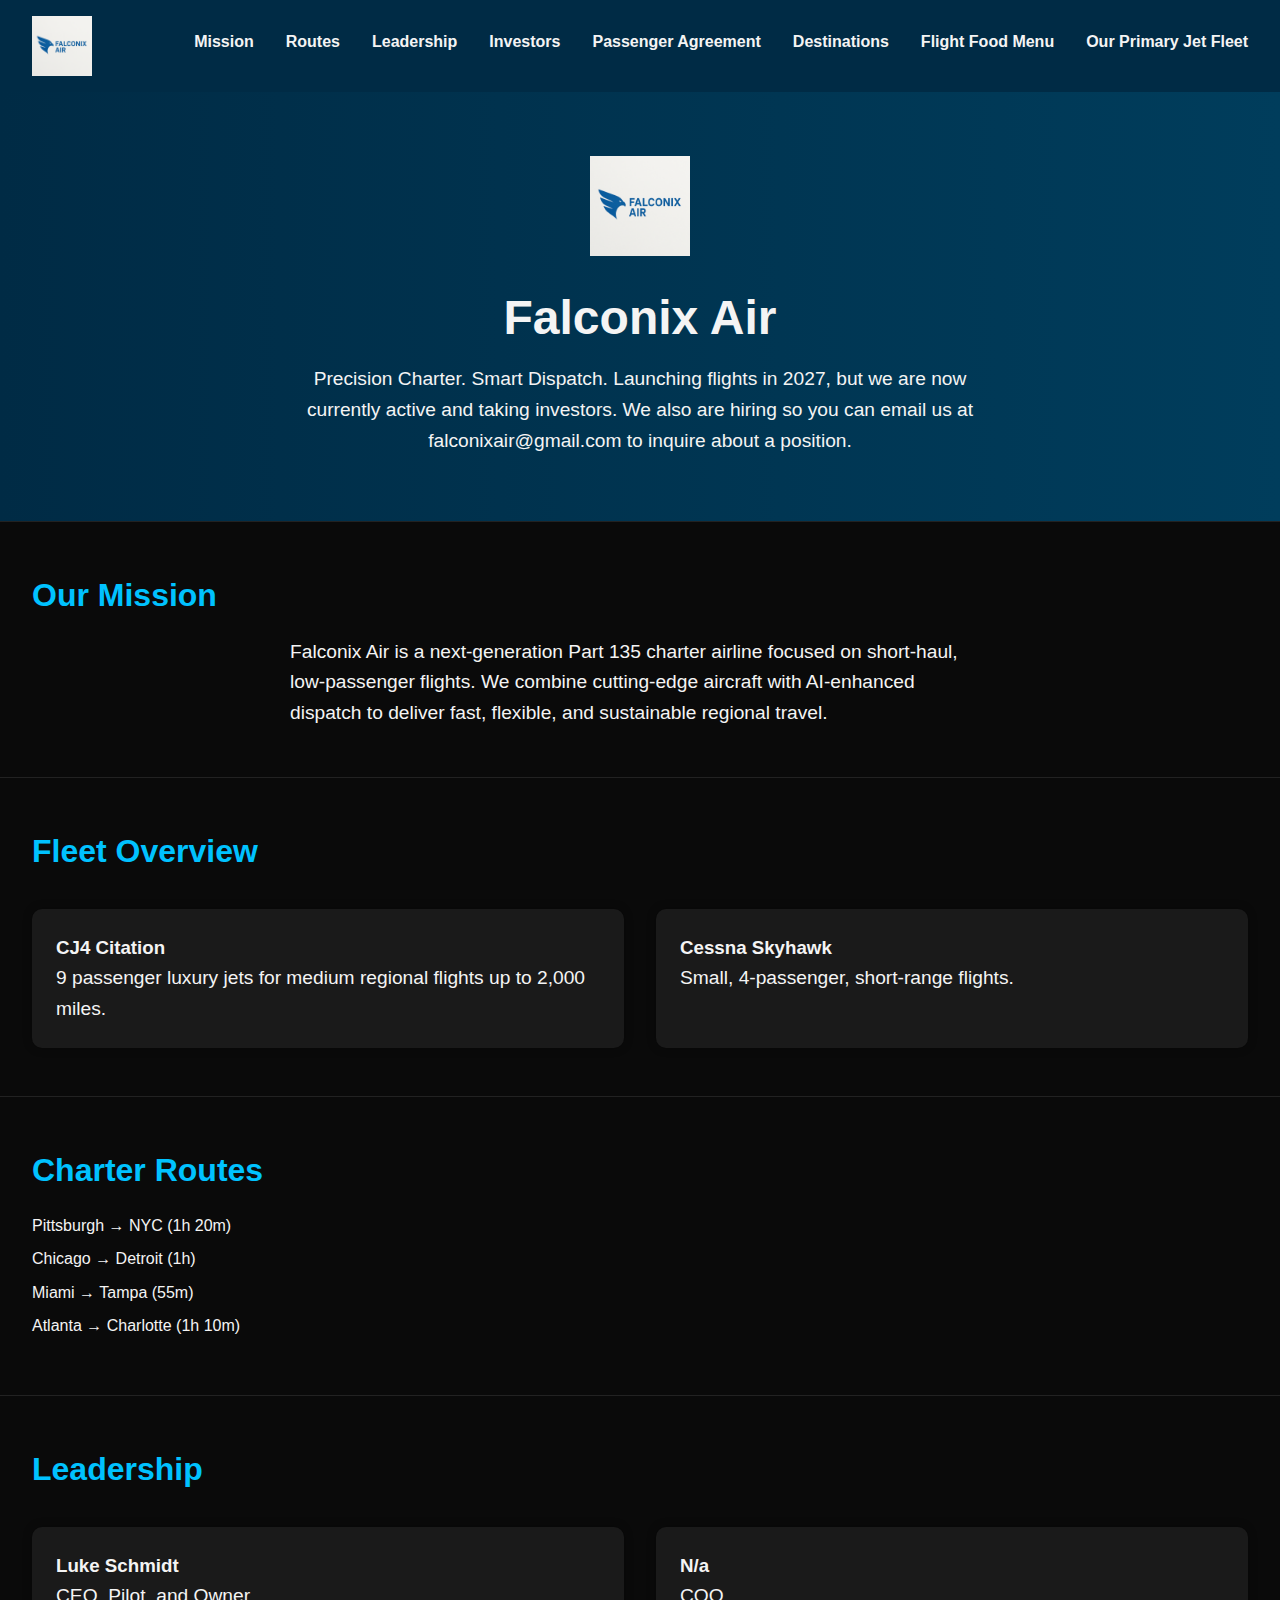
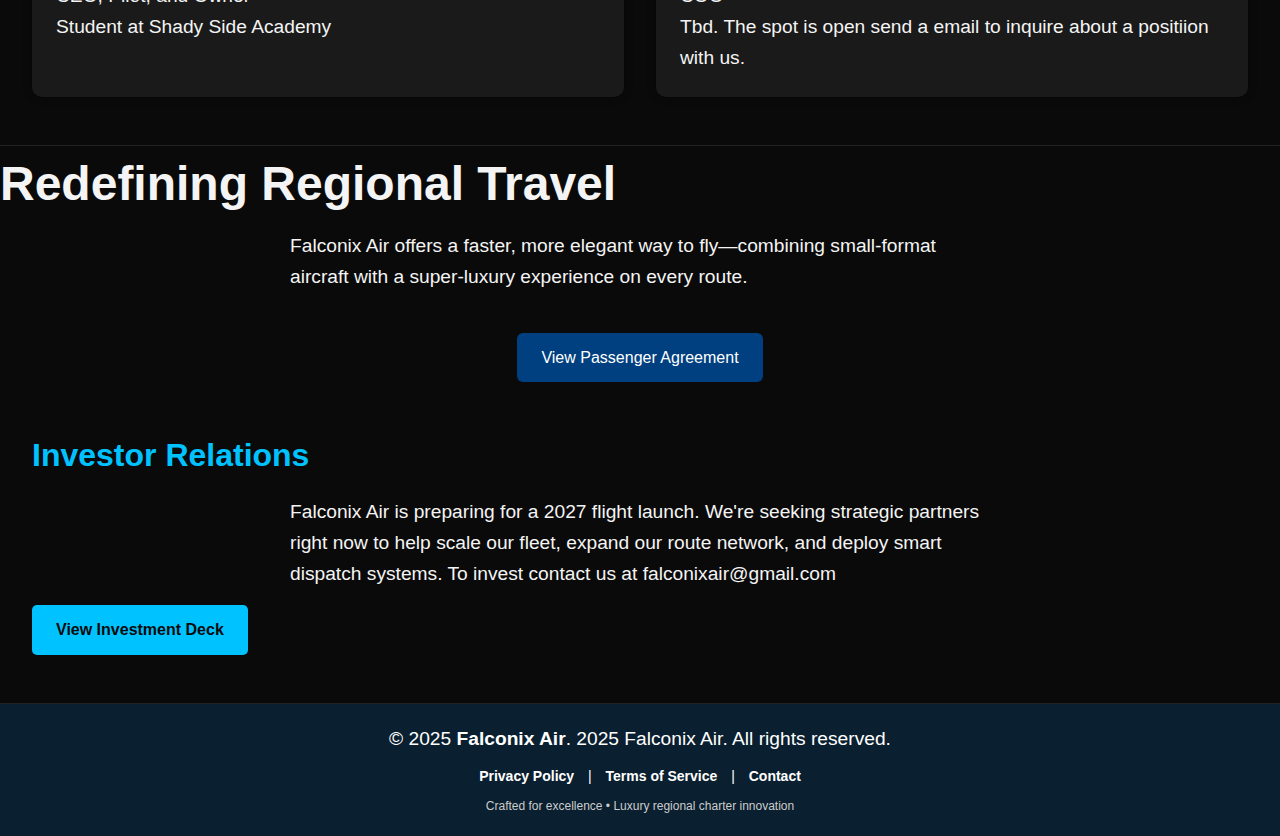
<file: index.html>
<!DOCTYPE html>
<html lang="en">
<head>
  <meta charset="UTF-8" />
  <meta name="viewport" content="width=device-width, initial-scale=1.0" />
  <title>Falconix Air | Charter Redefined</title>
  <style>
    :root {
      --primary: #002b45;
      --accent: #00c2ff;
      --text: #f4f4f4;
      --bg: #0a0a0a;
      --card: #1a1a1a;
      --font: 'Segoe UI', sans-serif;
    }

    * {
      margin: 0;
      padding: 0;
      box-sizing: border-box;
    }
    
    body {
      font-family: var(--font);
      background-color: var(--bg);
      color: var(--text);
      line-height: 1.6;
    }

    header {
      display: flex;
      justify-content: space-between;
      align-items: center;
      padding: 1rem 2rem;
      background-color: var(--primary);
      box-shadow: 0 2px 10px rgba(0,0,0,0.5);
    }

    .logo {
      height: 60px;
    }

    nav ul {
      display: flex;
      gap: 2rem;
      list-style: none;
    }

    nav a {
      color: var(--text);
      text-decoration: none;
      font-weight: bold;
      transition: color 0.3s ease;
    }

    nav a:hover {
      color: var(--accent);
    }

    #hero {
      background: linear-gradient(to right, #002b45, #003d5c);
      padding: 4rem 2rem;
      text-align: center;
    }

    .hero-logo {
      height: 100px;
      margin-bottom: 1rem;
    }

    h1 {
      font-size: 3rem;
      margin-bottom: 0.5rem;
    }

    p {
      font-size: 1.2rem;
      max-width: 700px;
      margin: 0 auto;
    }

    section {
      padding: 3rem 2rem;
      border-bottom: 1px solid #222;
    }

    h2 {
      font-size: 2rem;
      margin-bottom: 1rem;
      color: var(--accent);
    }

    .fleet-grid, .team-grid {
      display: grid;
      grid-template-columns: repeat(auto-fit, minmax(250px, 1fr));
      gap: 2rem;
      margin-top: 2rem;
    }

    .plane-card, .team-card {
      background-color: var(--card);
      padding: 1.5rem;
      border-radius: 10px;
      box-shadow: 0 0 10px rgba(0,0,0,0.3);
      transition: transform 0.3s ease;
    }

    .plane-card:hover, .team-card:hover {
      transform: translateY(-5px);
    }

    ul {
      list-style: none;
      padding-left: 0;
    }

    ul li {
      margin-bottom: 0.5rem;
    }

    .cta-button {
      display: inline-block;
      margin-top: 1rem;
      padding: 0.75rem 1.5rem;
      background-color: var(--accent);
      color: var(--bg);
      font-weight: bold;
      border-radius: 5px;
      text-decoration: none;
      transition: background-color 0.3s ease;
    }

    .cta-button:hover {
      background-color: #00e0ff;
    }

    footer {
      text-align: center;
      padding: 2rem;
      background-color: var(--primary);
      font-size: 0.9rem;
    }

    @media (max-width: 600px) {
      h1 {
        font-size: 2rem;
      }

      nav ul {
        flex-direction: column;
        gap: 1rem;
      }
    }
  </style>
</head>
<body>
  <header role="banner">
    <img src="falconix.png" alt="Falconix Air Logo" class="logo" />
    <nav role="navigation">
      <ul>
        <li><a href="#mission">Mission</a></li>
        <li><a href="#routes">Routes</a></li>
        <li><a href="#leadership">Leadership</a></li>
        <li><a href="#investors">Investors</a></li>
        <li><a href="passenger-agreement.html">Passenger Agreement</a></li>
        <li><a href="destinations.html">Destinations</a></li>
        <li><a href="menu.html">Flight Food Menu</a></li>
        <li><a href="fleet.html">Our Primary Jet Fleet</a></li>

      </ul>
    </nav>
  </header>

  <section id="hero" role="region" aria-label="Hero Section">
    <img src="falconix.png" alt="Falconix Logo" class="hero-logo" />
    <h1>Falconix Air</h1>
    <p>Precision Charter. Smart Dispatch. Launching flights in 2027, but we are now currently active and taking investors. We also are hiring so you can email us at falconixair@gmail.com to inquire about a position.</p>
  </section>

  <section id="mission">
    <h2>Our Mission</h2>
    <p>Falconix Air is a next-generation Part 135 charter airline focused on short-haul, low-passenger flights. We combine cutting-edge aircraft with AI-enhanced dispatch to deliver fast, flexible, and sustainable regional travel.</p>
  </section>

  <section id="fleet">
    <h2>Fleet Overview</h2>
    <div class="fleet-grid">
      <div class="plane-card">
        <h3>CJ4 Citation</h3>
        <p>9 passenger luxury jets for medium regional flights up to 2,000 miles.</p>
      </div>
      <div class="plane-card">
        <h3>Cessna Skyhawk</h3>
        <p>Small, 4-passenger, short-range flights.</p>
      </div>
    </div>
  </section>

  <section id="routes">
    <h2>Charter Routes</h2>
    <ul>
      <li>Pittsburgh → NYC (1h 20m)</li>
      <li>Chicago → Detroit (1h)</li>
      <li>Miami → Tampa (55m)</li>
      <li>Atlanta → Charlotte (1h 10m)</li>
    </ul>
  </section>

  <section id="leadership">
    <h2>Leadership</h2>
    <div class="team-grid">
      <div class="team-card">
        <h3>Luke Schmidt</h3>
        <p>CEO, Pilot, and Owner<br>Student at Shady Side Academy</p>
      </div>
      <div class="team-card">
        <h3>N/a</h3>
        <p>COO<br>Tbd. The spot is open send a email to inquire about a positiion with us.</p>
      </div>
    </div>
  </section>

  <h1>Redefining Regional Travel</h1>
<p>Falconix Air offers a faster, more elegant way to fly—combining small-format aircraft with a super-luxury experience on every route.</p>

  <!-- Add this where you want the button to appear -->
<div style="text-align: center; margin-top: 40px;">
  <a href="passenger-agreement.html" target="_blank" style="
    display: inline-block;
    padding: 12px 24px;
    background-color: #004080;
    color: white;
    text-decoration: none;
    font-size: 16px;
    border-radius: 6px;
    transition: background-color 0.3s ease;
  " onmouseover="this.style.backgroundColor='#003060'" onmouseout="this.style.backgroundColor='#004080'">
    View Passenger Agreement
  </a>
</div>

  <section id="investors">
    <h2>Investor Relations</h2>
    <p>Falconix Air is preparing for a 2027 flight launch. We're seeking strategic partners right now to help scale our fleet, expand our route network, and deploy smart dispatch systems. To invest contact us at falconixair@gmail.com</p>
    <a href="#" class="cta-button">View Investment Deck</a>
  </section>

<!-- Example embed -->
<div id="falconix-ai"></div>
<script src="https://www.noupe.com/embed/0199342e06807051b3f3b4feaa61b7899a10.js"></script>

  <footer style="background-color:#0a1f2f; color:#ffffff; padding:20px 0; text-align:center; font-family:'Segoe UI', sans-serif; font-size:14px;">
  <div style="max-width:1200px; margin:0 auto;">
    <p>&copy; 2025 <strong>Falconix Air</strong>. 2025 Falconix Air. All rights reserved.</p>
    <nav style="margin-top:10px;">
      <a href="/privacy.html" style="color:#ffffff; text-decoration:none; margin:0 10px;">Privacy Policy</a> |
      <a href="/terms.html" style="color:#ffffff; text-decoration:none; margin:0 10px;">Terms of Service</a> |
      <a href="/contact.html" style="color:#ffffff; text-decoration:none; margin:0 10px;">Contact</a>
    </nav>
    <p style="margin-top:10px; font-size:12px; color:#cccccc;">Crafted for excellence • Luxury regional charter innovation</p>
  </div>
</footer>
</body>
</html>
</file>
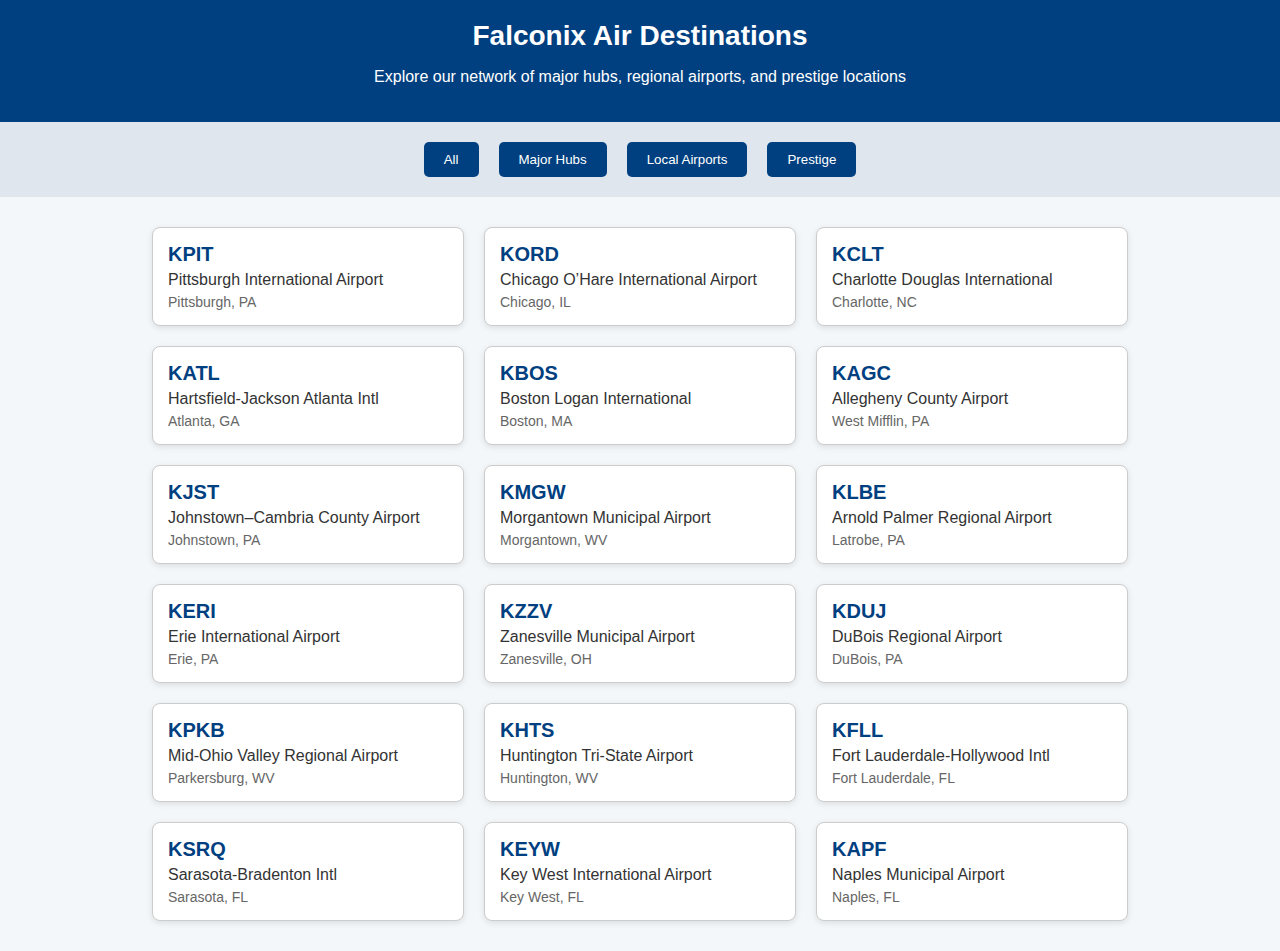
<file: destenations.html>
<!DOCTYPE html>
<html lang="en">
<head>
  <meta charset="UTF-8" />
  <meta name="viewport" content="width=device-width, initial-scale=1.0" />
  <title>Falconix Air Destinations</title>
  <style>
    body {
      font-family: 'Segoe UI', sans-serif;
      margin: 0;
      background-color: #f4f7fa;
      color: #333;
    }
    header {
      background-color: #004080;
      color: white;
      padding: 20px;
      text-align: center;
    }
    h1 {
      margin: 0;
      font-size: 28px;
    }
    .filter-bar {
      display: flex;
      justify-content: center;
      gap: 20px;
      padding: 20px;
      background-color: #e0e6ed;
    }
    .filter-bar button {
      padding: 10px 20px;
      border: none;
      background-color: #004080;
      color: white;
      cursor: pointer;
      border-radius: 5px;
    }
    .filter-bar button:hover {
      background-color: #003060;
    }
    .map-container {
      display: flex;
      flex-wrap: wrap;
      justify-content: center;
      padding: 30px;
      gap: 20px;
    }
    .airport-card {
      background-color: white;
      border: 1px solid #ccc;
      border-radius: 8px;
      padding: 15px;
      width: 280px;
      box-shadow: 0 2px 6px rgba(0,0,0,0.1);
      transition: transform 0.3s ease;
    }
    .airport-card:hover {
      transform: scale(1.03);
    }
    .airport-code {
      font-size: 20px;
      font-weight: bold;
      color: #004080;
    }
    .airport-name {
      font-size: 16px;
      margin: 5px 0;
    }
    .airport-location {
      font-size: 14px;
      color: #666;
    }
  </style>
</head>
<body>

  <header>
    <h1>Falconix Air Destinations</h1>
    <p>Explore our network of major hubs, regional airports, and prestige locations</p>
  </header>

  <div class="filter-bar">
    <button onclick="filterAirports('all')">All</button>
    <button onclick="filterAirports('hub')">Major Hubs</button>
    <button onclick="filterAirports('local')">Local Airports</button>
    <button onclick="filterAirports('prestige')">Prestige</button>
  </div>

  <div class="map-container" id="airportList">
    <!-- Airport cards will be injected here -->
  </div>

  <script>
    const airports = [
      { code: "KPIT", name: "Pittsburgh International Airport", location: "Pittsburgh, PA", type: "hub" },
      { code: "KORD", name: "Chicago O’Hare International Airport", location: "Chicago, IL", type: "hub" },
      { code: "KCLT", name: "Charlotte Douglas International", location: "Charlotte, NC", type: "hub" },
      { code: "KATL", name: "Hartsfield-Jackson Atlanta Intl", location: "Atlanta, GA", type: "hub" },
      { code: "KBOS", name: "Boston Logan International", location: "Boston, MA", type: "hub" },
      { code: "KAGC", name: "Allegheny County Airport", location: "West Mifflin, PA", type: "local" },
      { code: "KJST", name: "Johnstown–Cambria County Airport", location: "Johnstown, PA", type: "local" },
      { code: "KMGW", name: "Morgantown Municipal Airport", location: "Morgantown, WV", type: "local" },
      { code: "KLBE", name: "Arnold Palmer Regional Airport", location: "Latrobe, PA", type: "local" },
      { code: "KERI", name: "Erie International Airport", location: "Erie, PA", type: "local" },
      { code: "KZZV", name: "Zanesville Municipal Airport", location: "Zanesville, OH", type: "local" },
      { code: "KDUJ", name: "DuBois Regional Airport", location: "DuBois, PA", type: "local" },
      { code: "KPKB", name: "Mid-Ohio Valley Regional Airport", location: "Parkersburg, WV", type: "local" },
      { code: "KHTS", name: "Huntington Tri-State Airport", location: "Huntington, WV", type: "local" },
      { code: "KFLL", name: "Fort Lauderdale-Hollywood Intl", location: "Fort Lauderdale, FL", type: "prestige" },
      { code: "KSRQ", name: "Sarasota-Bradenton Intl", location: "Sarasota, FL", type: "prestige" },
      { code: "KEYW", name: "Key West International Airport", location: "Key West, FL", type: "prestige" },
      { code: "KAPF", name: "Naples Municipal Airport", location: "Naples, FL", type: "prestige" }
    ];

    function renderAirports(list) {
      const container = document.getElementById("airportList");
      container.innerHTML = "";
      list.forEach(airport => {
        const card = document.createElement("div");
        card.className = "airport-card";
        card.innerHTML = `
          <div class="airport-code">${airport.code}</div>
          <div class="airport-name">${airport.name}</div>
          <div class="airport-location">${airport.location}</div>
        `;
        container.appendChild(card);
      });
    }

    function filterAirports(type) {
      if (type === "all") {
        renderAirports(airports);
      } else {
        const filtered = airports.filter(a => a.type === type);
        renderAirports(filtered);
      }
    }

    // Initial render
    renderAirports(airports);
  </script>

</body>
</html>
</file>
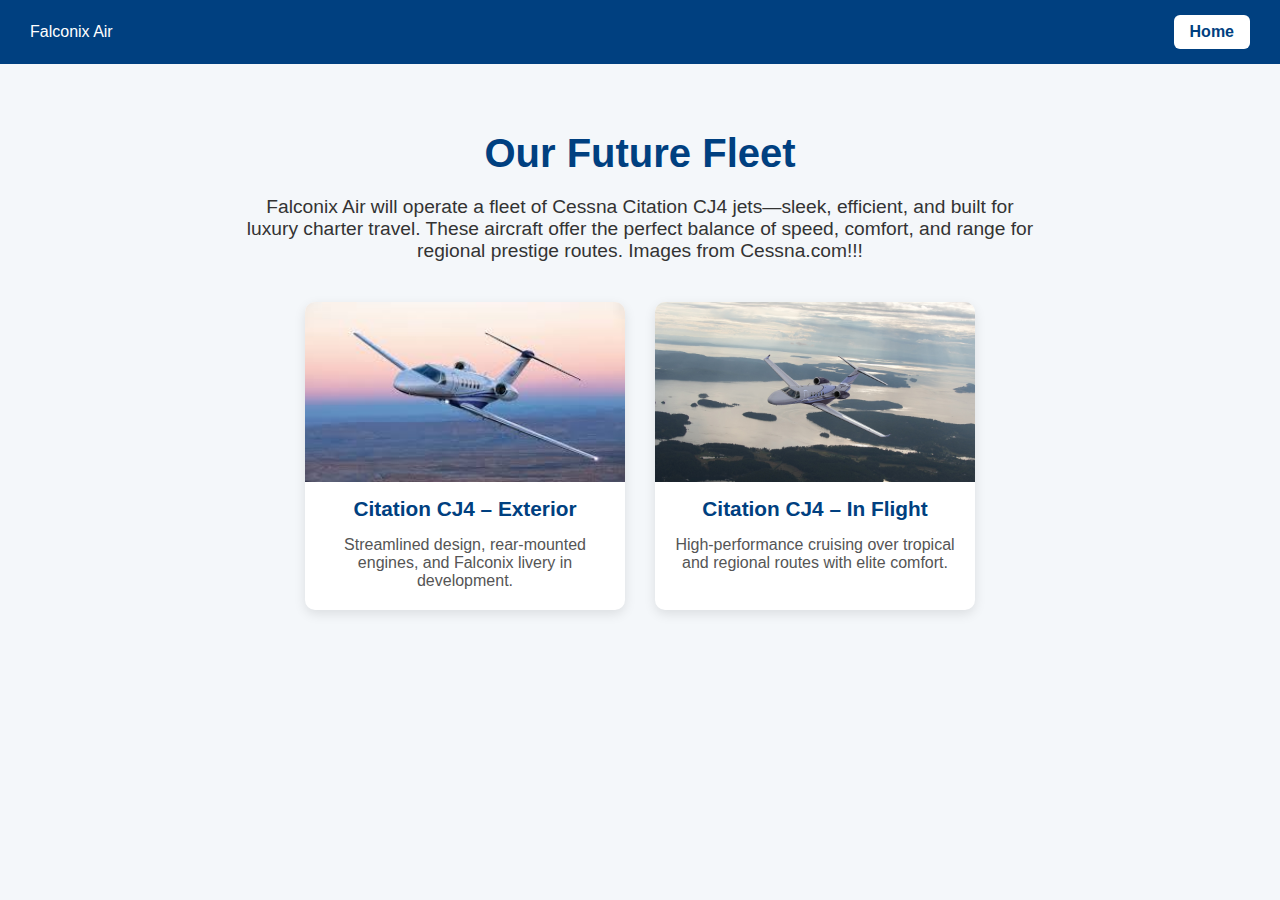
<file: fleet.html>
<!DOCTYPE html>
<html lang="en">
<head>
  <meta charset="UTF-8" />
  <meta name="viewport" content="width=device-width, initial-scale=1.0" />
  <title>Falconix Air Fleet</title>
  <style>
    body {
      font-family: 'Segoe UI', sans-serif;
      margin: 0;
      background-color: #f4f7fa;
      color: #333;
    }

    nav {
      background-color: #004080;
      padding: 15px 30px;
      display: flex;
      justify-content: space-between;
      align-items: center;
      color: white;
    }

    nav a {
      color: white;
      text-decoration: none;
      font-weight: bold;
      margin-left: 20px;
      padding: 8px 16px;
      background-color: #ffffff;
      color: #004080;
      border-radius: 6px;
      transition: background-color 0.3s ease;
    }

    nav a:hover {
      background-color: #e0e6ed;
    }

    .fleet-section {
      padding: 40px;
      text-align: center;
    }

    .fleet-section h1 {
      font-size: 2.5em;
      color: #004080;
      margin-bottom: 20px;
    }

    .fleet-description {
      font-size: 1.2em;
      max-width: 800px;
      margin: 0 auto 40px;
    }

    .fleet-gallery {
      display: flex;
      flex-wrap: wrap;
      justify-content: center;
      gap: 30px;
    }

    .fleet-card {
      background-color: white;
      border-radius: 10px;
      box-shadow: 0 4px 12px rgba(0,0,0,0.1);
      overflow: hidden;
      width: 320px;
      transition: transform 0.3s ease;
    }

    .fleet-card:hover {
      transform: scale(1.03);
    }

    .fleet-card img {
      width: 100%;
      height: auto;
      display: block;
    }

    .fleet-card h2 {
      margin: 15px;
      font-size: 1.3em;
      color: #004080;
    }

    .fleet-card p {
      margin: 0 15px 20px;
      font-size: 1em;
      color: #555;
    }
  </style>
</head>
<body>

  <nav>
    <div>Falconix Air</div>
    <a href="index.html">Home</a>
  </nav>

  <section class="fleet-section">
    <h1>Our Future Fleet</h1>
    <p class="fleet-description">
      Falconix Air will operate a fleet of Cessna Citation CJ4 jets—sleek, efficient, and built for luxury charter travel. These aircraft offer the perfect balance of speed, comfort, and range for regional prestige routes. Images from Cessna.com!!!
    </p>

    <div class="fleet-gallery">
      <div class="fleet-card">
        <img src="plane.jpg" alt="CJ4 Exterior" />
        <h2>Citation CJ4 – Exterior</h2>
        <p>Streamlined design, rear-mounted engines, and Falconix livery in development.</p>
      </div>

      <div class="fleet-card">
        <img src="plane2.jpg" alt="CJ4 In Flight" />
        <h2>Citation CJ4 – In Flight</h2>
        <p>High-performance cruising over tropical and regional routes with elite comfort.</p>
      </div>
    </div>
  </section>

</body>
</html>
</file>
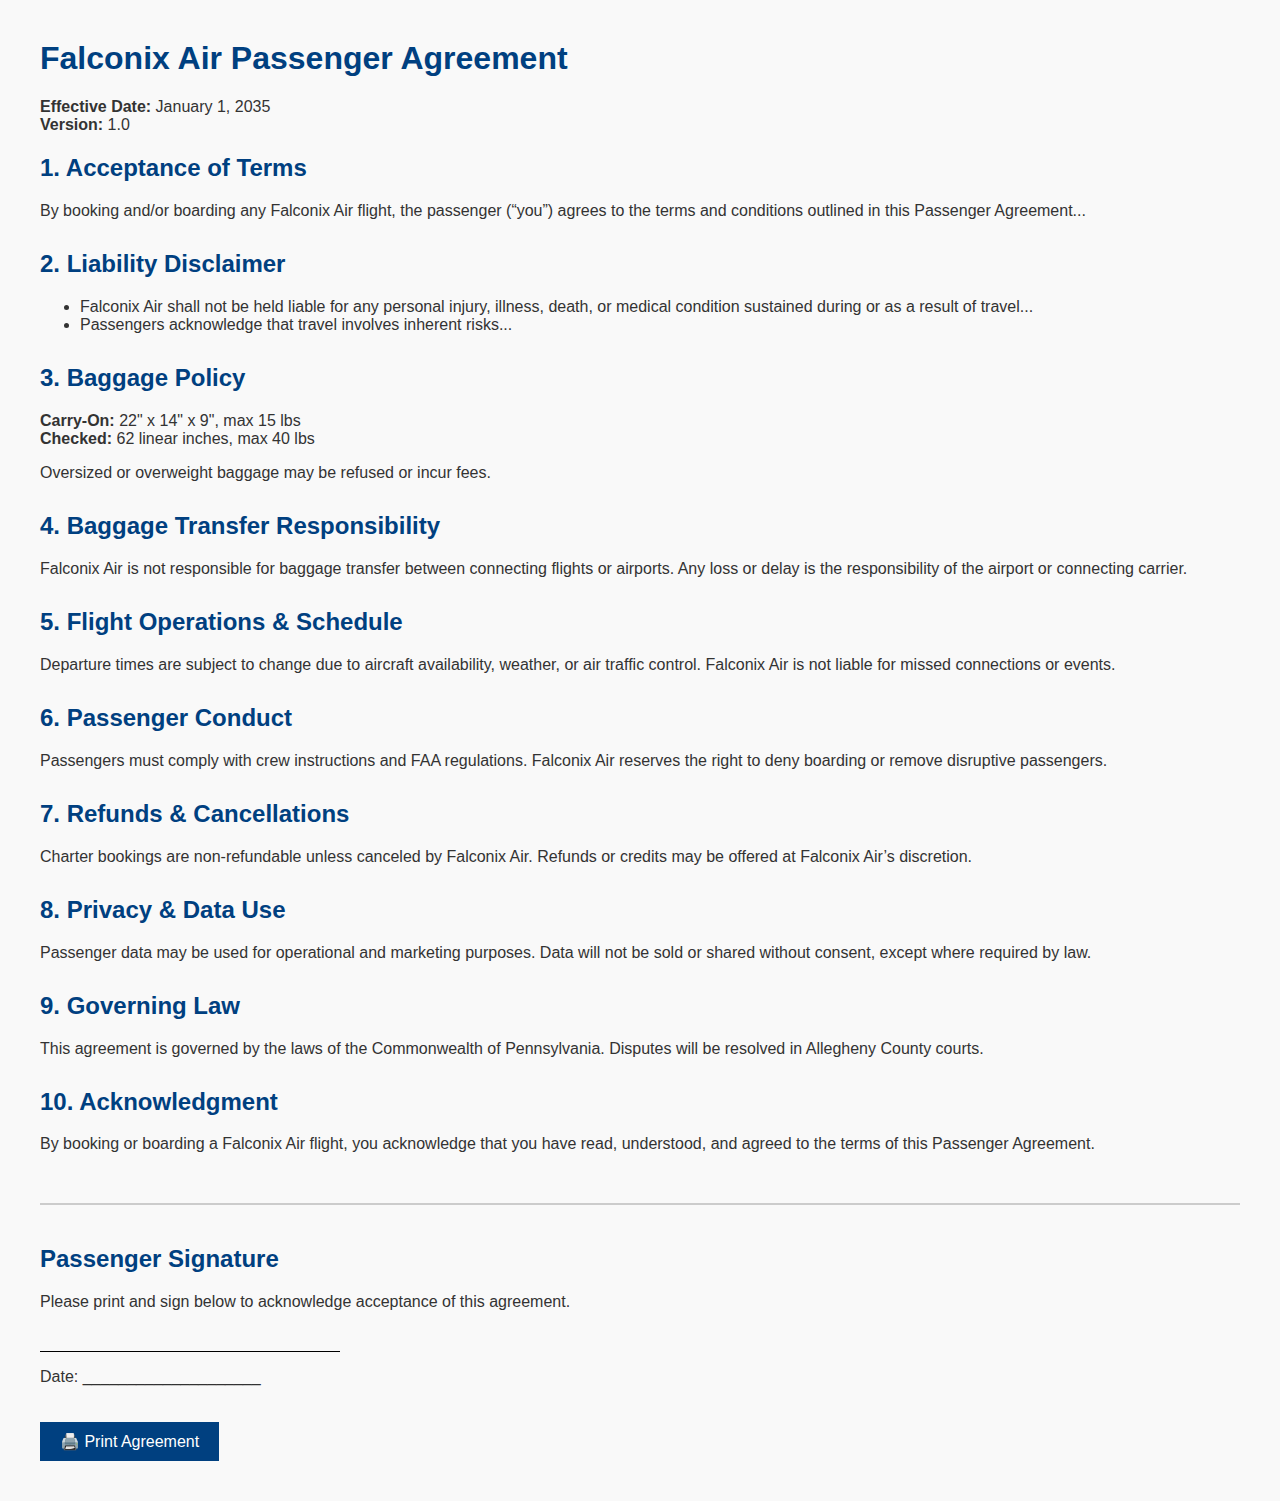
<file: pass-agreement.html>
<!DOCTYPE html>
<html lang="en">
<head>
  <meta charset="UTF-8" />
  <meta name="viewport" content="width=device-width, initial-scale=1.0" />
  <title>Falconix Air Passenger Agreement</title>
  <style>
    body {
      font-family: Arial, sans-serif;
      margin: 40px;
      background-color: #f9f9f9;
      color: #333;
    }
    h1, h2 {
      color: #004080;
    }
    .section {
      margin-bottom: 30px;
    }
    .signature-box {
      margin-top: 50px;
      border-top: 2px solid #ccc;
      padding-top: 20px;
    }
    .signature-line {
      margin-top: 40px;
      width: 300px;
      border-bottom: 1px solid #000;
    }
    .print-button {
      margin-top: 20px;
      padding: 10px 20px;
      background-color: #004080;
      color: white;
      border: none;
      cursor: pointer;
      font-size: 16px;
    }
    .print-button:hover {
      background-color: #003060;
    }
  </style>
</head>
<body>

  <h1>Falconix Air Passenger Agreement</h1>
  <p><strong>Effective Date:</strong> January 1, 2035<br>
     <strong>Version:</strong> 1.0</p>

  <div class="section">
    <h2>1. Acceptance of Terms</h2>
    <p>By booking and/or boarding any Falconix Air flight, the passenger (“you”) agrees to the terms and conditions outlined in this Passenger Agreement...</p>
  </div>

  <div class="section">
    <h2>2. Liability Disclaimer</h2>
    <ul>
      <li>Falconix Air shall not be held liable for any personal injury, illness, death, or medical condition sustained during or as a result of travel...</li>
      <li>Passengers acknowledge that travel involves inherent risks...</li>
    </ul>
  </div>

  <div class="section">
    <h2>3. Baggage Policy</h2>
    <p><strong>Carry-On:</strong> 22" x 14" x 9", max 15 lbs<br>
       <strong>Checked:</strong> 62 linear inches, max 40 lbs</p>
    <p>Oversized or overweight baggage may be refused or incur fees.</p>
  </div>

  <div class="section">
    <h2>4. Baggage Transfer Responsibility</h2>
    <p>Falconix Air is not responsible for baggage transfer between connecting flights or airports. Any loss or delay is the responsibility of the airport or connecting carrier.</p>
  </div>

  <div class="section">
    <h2>5. Flight Operations & Schedule</h2>
    <p>Departure times are subject to change due to aircraft availability, weather, or air traffic control. Falconix Air is not liable for missed connections or events.</p>
  </div>

  <div class="section">
    <h2>6. Passenger Conduct</h2>
    <p>Passengers must comply with crew instructions and FAA regulations. Falconix Air reserves the right to deny boarding or remove disruptive passengers.</p>
  </div>

  <div class="section">
    <h2>7. Refunds & Cancellations</h2>
    <p>Charter bookings are non-refundable unless canceled by Falconix Air. Refunds or credits may be offered at Falconix Air’s discretion.</p>
  </div>

  <div class="section">
    <h2>8. Privacy & Data Use</h2>
    <p>Passenger data may be used for operational and marketing purposes. Data will not be sold or shared without consent, except where required by law.</p>
  </div>

  <div class="section">
    <h2>9. Governing Law</h2>
    <p>This agreement is governed by the laws of the Commonwealth of Pennsylvania. Disputes will be resolved in Allegheny County courts.</p>
  </div>

  <div class="section">
    <h2>10. Acknowledgment</h2>
    <p>By booking or boarding a Falconix Air flight, you acknowledge that you have read, understood, and agreed to the terms of this Passenger Agreement.</p>
  </div>

  <div class="signature-box">
    <h2>Passenger Signature</h2>
    <p>Please print and sign below to acknowledge acceptance of this agreement.</p>
    <div class="signature-line"></div>
    <p>Date: ____________________</p>
  </div>

  <button class="print-button" onclick="window.print()">🖨️ Print Agreement</button>

</body>
</html>
</file>
